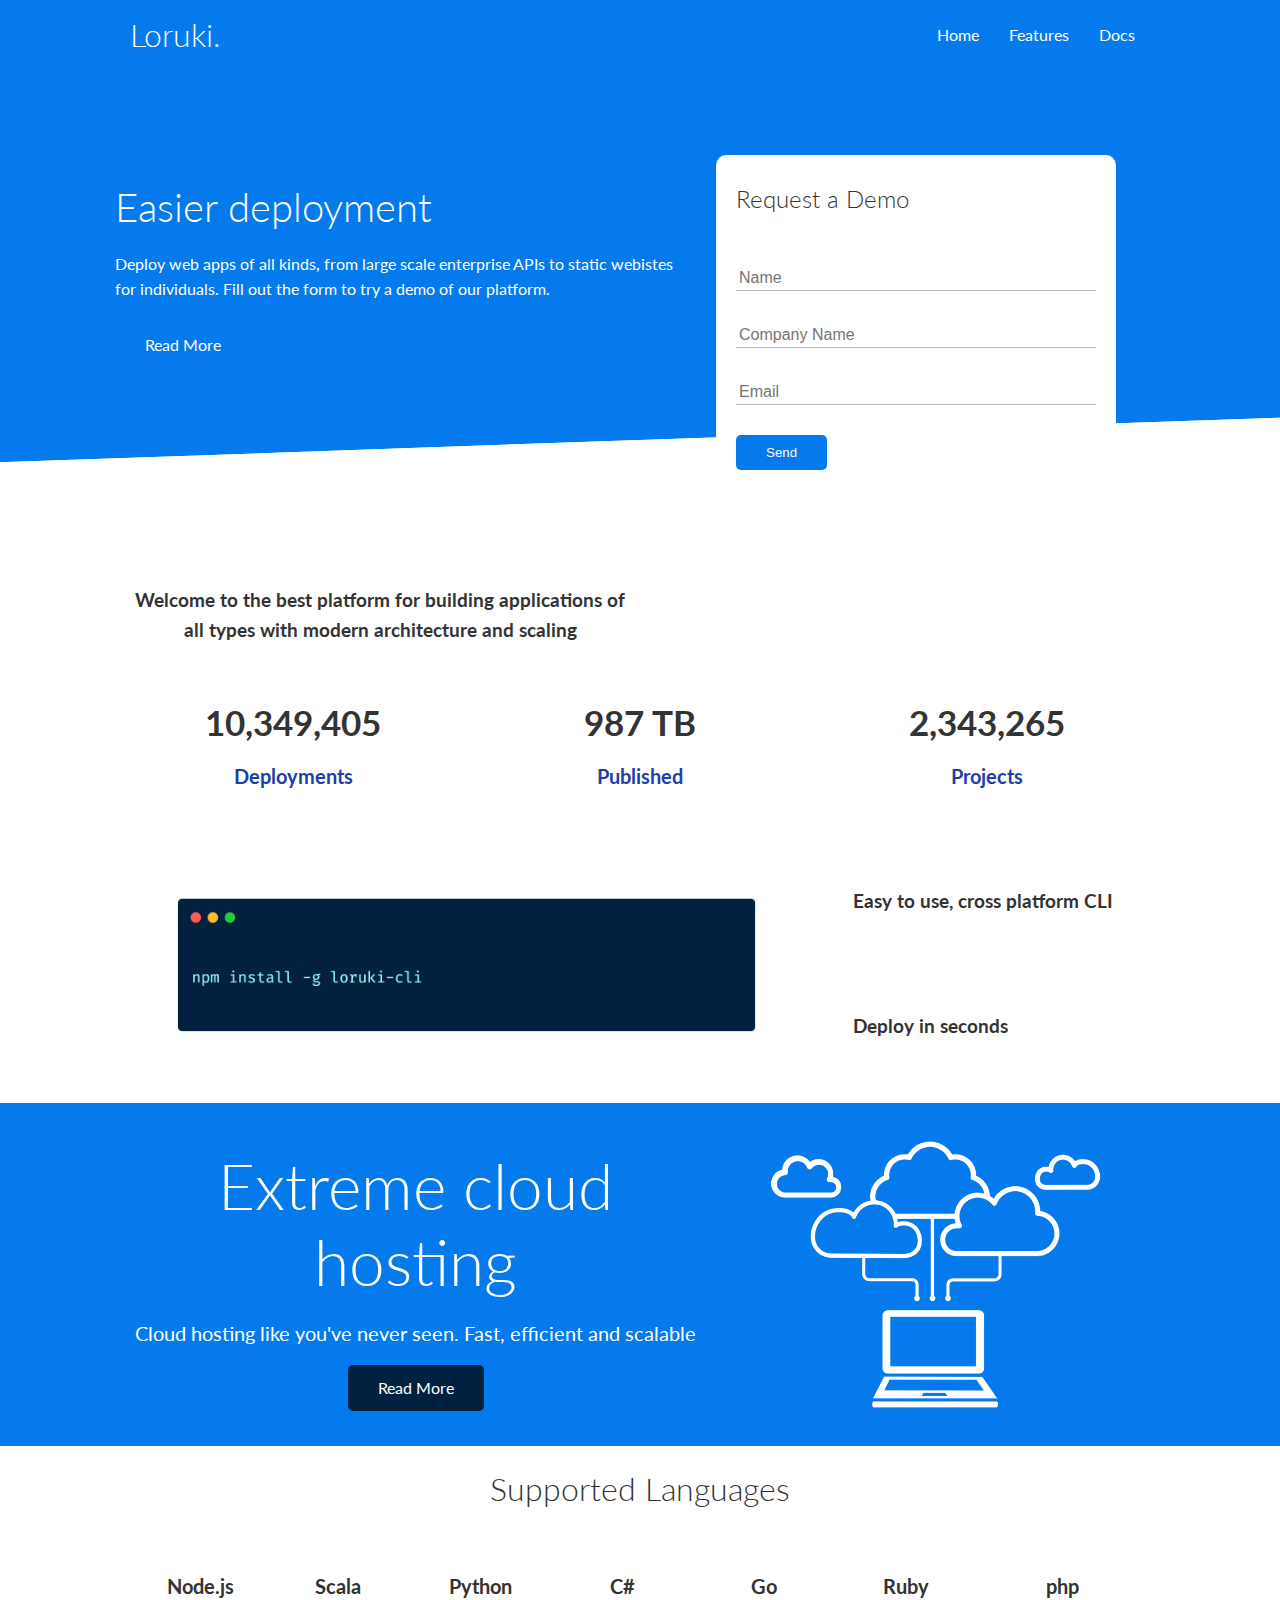
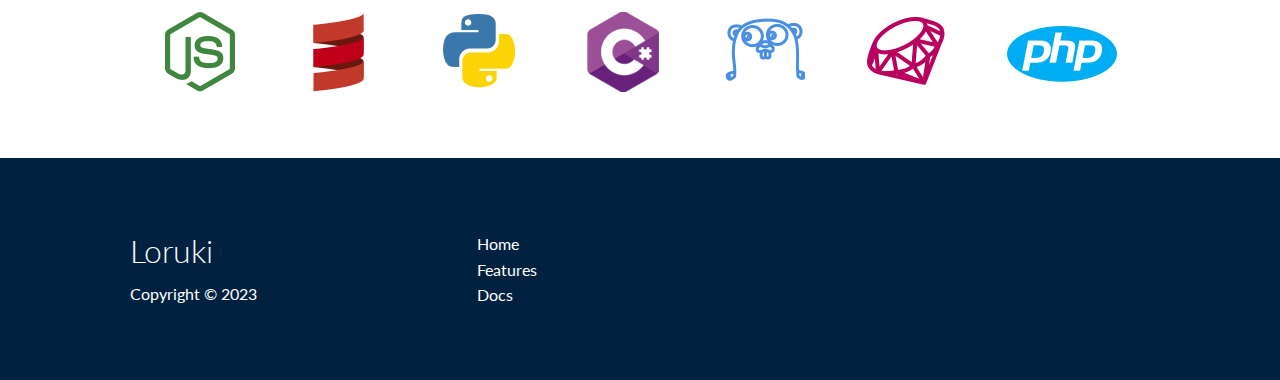
<file: index.html>
<!DOCTYPE html>
<html lang="en">
<head>
    <meta charset="UTF-8">
    <meta http-equiv="X-UA-Compatible" content="IE=edge">
    <meta name="viewport" content="width=device-width, initial-scale=1.0">
    <link rel="stylesheet" href="https://cdnjs.cloudflare.com/ajax/libs/font-awesome/6.4.0/css/all.min.css" integrity="sha512-iecdLmaskl7CVkqkXNQ/ZH/XLlvWZOJyj7Yy7tcenmpD1ypASozpmT/E0iPtmFIB46ZmdtAc9eNBvH0H/ZpiBw==" crossorigin="anonymous" referrerpolicy="no-referrer" />
    <link rel="stylesheet" href="css/style.css">
    <title>Loruki | Cloud hosting for everyone </title>
</head>
<body>

    <!-- Navbar -->
    <div class="navbar">
        <div class="container flex">
            <h1 class="logo">Loruki.</h1>
            <nav>
                <ul>
                    <li><a href="index.html">Home</a></li>
                    <li><a href="features.html">Features</a></li>
                    <li><a href="docs.html">Docs</a></li>
                </ul>
            </nav>
        </div>
    </div>

    <!-- Showcase -->
    <div class="showcase">
        <div class="container grid">
            <div class="showcase-text">
                <h1>Easier deployment</h1>
                <p>Deploy web apps of all kinds, from large scale enterprise APIs to static webistes for individuals. Fill out the form to try a demo of our platform.</p>
                <a href="features.html" class="btn btn-out line">Read More</a>
            </div>

            <div class="showcase-form card">
                <h2>Request a Demo</h2>
                <form name="contact" method="POST" netlify-honeypot="bot-field" data-netlify="true">
                    <input type="hidden" name="form-name" value="contact">
                    <p class="hidden">
                        <label>Don't fill this out if you are human: <input name="bot-field"/></label>
                    </p>
                    <div class="form-control">
                        <input type="text" name="name" placeholder="Name" required>
                    </div>
                    <div class="form-control">
                        <input type="text" name="company" placeholder="Company Name" required>
                    </div>
                    <div class="form-control">
                        <input type="email" name="email" placeholder="Email" required>
                    </div>
                    <input type="submit" value="Send" class="btn btn-primary">
                </form>
            </div>
        </div>
    </div>

    <!-- stats-->
    <section class="stats">
        <div class="container">
            <h3 class="stats-heading text-center my-1">
                Welcome to the best platform for building applications of all types with modern architecture and scaling
            </h3>

            <div class="grid grid-3 text-center my-4">
                <div>
                <i class="fas fa-server fa-3x"></i>
                <h3>10,349,405</h3>
                <p class="text-secondary">Deployments</p>
                </div>
                <div>
                <i class="fas fa-upload fa-3x"></i>
                <h3>987 TB</h3>
                <p class="text-secondary">Published</p>
                </div>
                <div>
                <i class="fas fa-project-diagram fa-3x"></i>
                <h3>2,343,265</h3>
                <p class="text-secondary">Projects</p>
                </div>
            </div>
        </div>
    </section>

    <!-- Cli -->
    <section class="cli">
        <div class="container grid">
            <img src="images/cli.png" alt="">
            <div class="card">
                <h3>Easy to use, cross platform CLI</h3>
            </div>
            <div class="card">
                <h3>Deploy in seconds</h3>
            </div>
        </div>
    </section>

    <!-- Cloud -->
    <section class="cloud bg-primary my-2 py-2">
        <div class="container grid">
            <div class="text-center">
                <h2 class="lg">Extreme cloud hosting</h2>
                <p class="lead my-1">Cloud hosting like you've never seen. Fast, efficient and scalable</p>
                <a href="features.html" class="btn btn-dark">Read More</a>
            </div>
            <img src="images/cloud.png" alt="">
        </div>
    </section>

    <!--Languages -->
    <section class="languages">
        <h2 class="md text-center my-2">Supported Languages</h2>
        <div class="container flex">
            <div class="card">
                <h4>Node.js</h4>
                <img src="images/logos/node.png" alt="">
            </div>
            <div class="card">
                <h4>Scala</h4>
                <img src="images/logos/scala.png" alt="">
            </div>
            <div class="card">
                <h4>Python</h4>
                <img src="images/logos/python.png" alt="">
            </div>
            <div class="card">
                <h4>C#</h4>
                <img src="images/logos/csharp.png" alt="">
            </div>
            <div class="card">
                <h4>Go</h4>
                <img src="images/logos/go.png" alt="">
            </div>
            <div class="card">
                <h4>Ruby</h4>
                <img src="images/logos/ruby.png" alt="">
            </div>
            <div class="card">
                <h4>php</h4>
                <img src="images/logos/php.png" alt="">
            </div>

        </div>
    </section>

    <!-- Footer -->
    <footer class="footer bg-dark py-5">
        <div class="container grid grid-3">
            <div>
                <h1>Loruki</h1>
                <p>Copyright &copy; 2023</p>
            </div>
            <nav>
                <ul>
                    <li><a href="index.html">Home</a></li>
                    <li><a href="features.html">Features</a></li>
                    <li><a href="docs.html">Docs</a></li>
                </ul>
            </nav>
            <div class="social">
                <a href="#"><i class="fab fa-github fa-2x"></i></a>
                <a href="#"><i class="fab fa-facebook fa-2x"></i></a>
                <a href="#"><i class="fab fa-instagram fa-2x"></i></a>
                <a href="#"><i class="fab fa-twitter fa-2x"></i></a>
                <a href="#"><i class="fab fa-whatsapp fa-2x"></i></a>
            </div>
        </div>
    </footer>
</body>
</html>
</file>
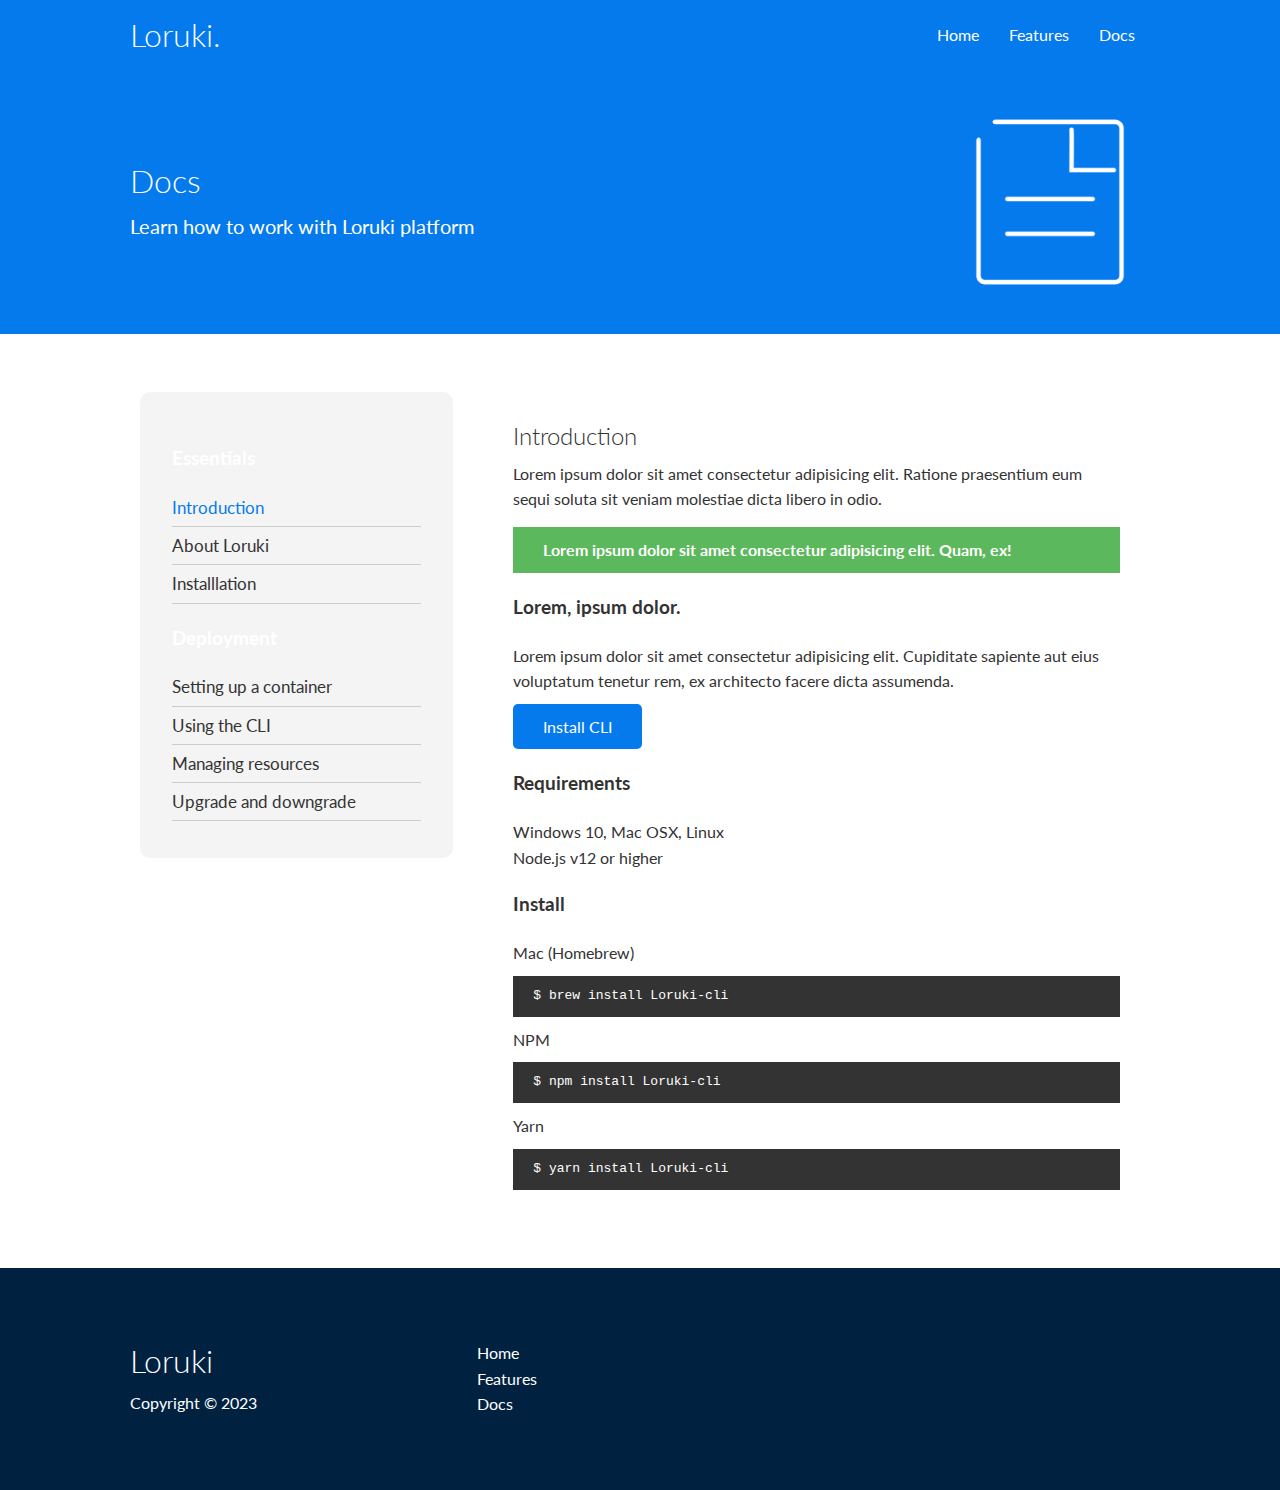
<file: docs.html>
<!DOCTYPE html>
<html lang="en">
<head>
    <meta charset="UTF-8">
    <meta http-equiv="X-UA-Compatible" content="IE=edge">
    <meta name="viewport" content="width=device-width, initial-scale=1.0">
    <link rel="stylesheet" href="https://cdnjs.cloudflare.com/ajax/libs/font-awesome/6.4.0/css/all.min.css" integrity="sha512-iecdLmaskl7CVkqkXNQ/ZH/XLlvWZOJyj7Yy7tcenmpD1ypASozpmT/E0iPtmFIB46ZmdtAc9eNBvH0H/ZpiBw==" crossorigin="anonymous" referrerpolicy="no-referrer" />
    <link rel="stylesheet" href="css/style.css">
    <title>Loruki | Cloud hosting for everyone </title>
</head>
<body>

    <!-- Navbar -->
    <div class="navbar">
        <div class="container flex">
            <h1 class="logo">Loruki.</h1>
            <nav>
                <ul>
                    <li><a href="index.html">Home</a></li>
                    <li><a href="features.html">Features</a></li>
                    <li><a href="docs.html">Docs</a></li>
                </ul>
            </nav>
        </div>
    </div>

    <!-- Head -->
    <section class="docs-head bg-primary py-3">
        <div class="container grid">
            <div>
                <h1 class="xl">Docs</h1>
                <p class="lead">Learn how to work with Loruki platform</p>
            </div>
            <img src="images/docs.png" alt="">
        </div>
    </section>

<!-- Docs main -->
<section class="docs-main my-4">
    <div class="container grid">
        <div class="card bg-light p-3">
            <h3 class="my-2">Essentials</h3>
            <nav>
                <ul>
                    <li><a class="text-primary" href="#">Introduction</a></li>
                    <li><a href="#">About Loruki</a></li>
                    <li><a href="#">Installlation</a></li>
                </ul>
            </nav>

            <h3 class="my-2">Deployment</h3>
            <nav>
                <ul>
                    <li><a href="#">Setting up a container</a></li>
                    <li><a href="#">Using the CLI</a></li>
                    <li><a href="#">Managing resources</a></li>
                    <li><a href="#">Upgrade and downgrade</a></li>
                </ul>
            </nav>
        </div>

        <div class="card">
            <h2>Introduction</h2>
            <p>Lorem ipsum dolor sit amet consectetur adipisicing elit. Ratione praesentium eum sequi soluta sit veniam molestiae dicta libero in odio.</p>
            <div class="alert alert-success">
                <i class="fas fa-info"></i> Lorem ipsum dolor sit amet consectetur adipisicing elit. Quam, ex!
            </div>
            <h3>Lorem, ipsum dolor.</h3>
            <p>Lorem ipsum dolor sit amet consectetur adipisicing elit. Cupiditate sapiente aut eius voluptatum tenetur rem, ex architecto facere dicta assumenda.</p>
            <a href="#" class="btn btn-primary">Install CLI</a>

            <h3>Requirements</h3>
            <ul>
                <li>Windows 10, Mac OSX, Linux</li>
                <li>Node.js v12 or higher</li>
            </ul>

            <h3>Install</h3>
            <p>Mac (Homebrew)</p>
            <pre><code>$ brew install Loruki-cli</code></pre>
            <p>NPM</p>
            <pre><code>$ npm install Loruki-cli</code></pre>
            <p>Yarn</p>
            <pre><code>$ yarn install Loruki-cli</code></pre>
        </div>
    </div>
</section>
    

    <!-- Footer -->
    <footer class="footer bg-dark py-5">
        <div class="container grid grid-3">
            <div>
                <h1>Loruki</h1>
                <p>Copyright &copy; 2023</p>
            </div>
            <nav>
                <ul>
                    <li><a href="index.html">Home</a></li>
                    <li><a href="features.html">Features</a></li>
                    <li><a href="docs.html">Docs</a></li>
                </ul>
            </nav>
            <div class="social">
                <a href="#"><i class="fab fa-github fa-2x"></i></a>
                <a href="#"><i class="fab fa-facebook fa-2x"></i></a>
                <a href="#"><i class="fab fa-instagram fa-2x"></i></a>
                <a href="#"><i class="fab fa-twitter fa-2x"></i></a>
                <a href="#"><i class="fab fa-whatsapp fa-2x"></i></a>
            </div>
        </div>
    </footer>
</body>
</html>
</file>
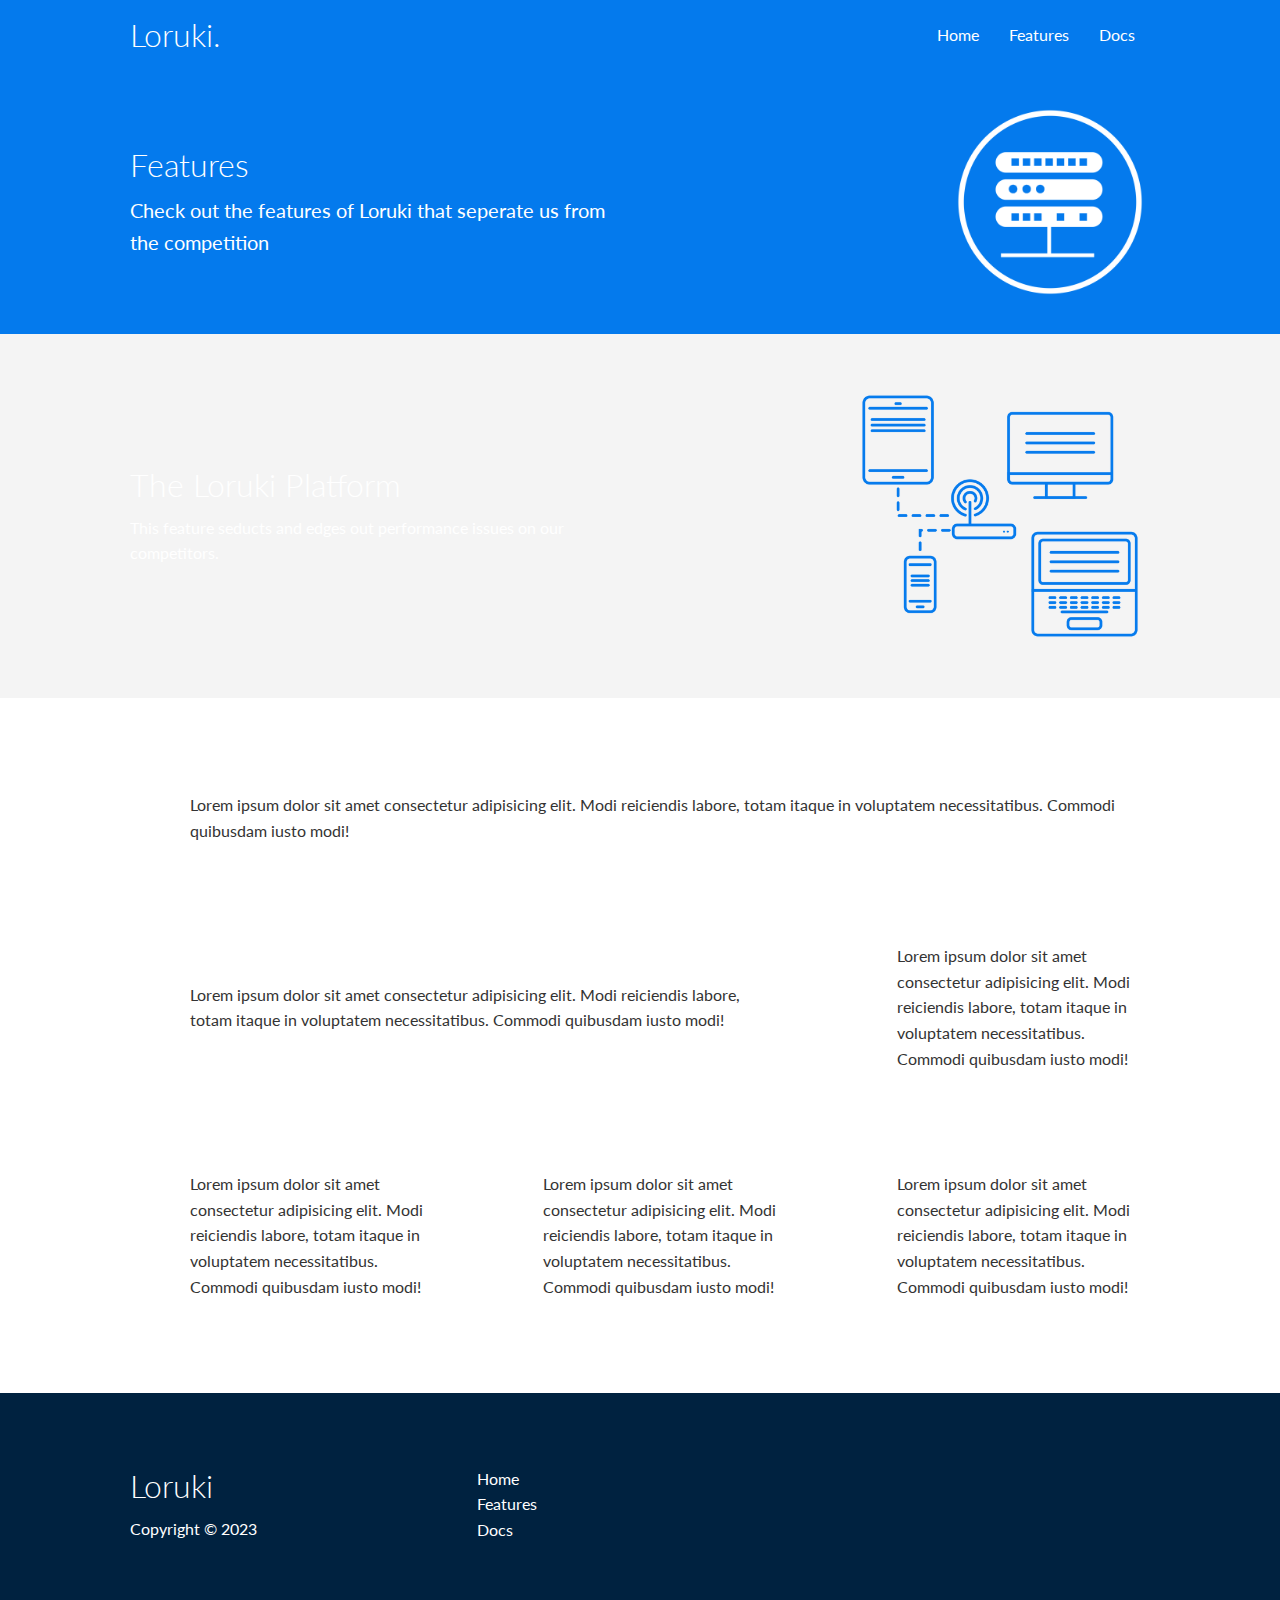
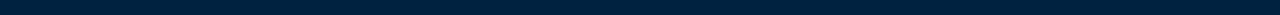
<file: features.html>
<!DOCTYPE html>
<html lang="en">
<head>
    <meta charset="UTF-8">
    <meta http-equiv="X-UA-Compatible" content="IE=edge">
    <meta name="viewport" content="width=device-width, initial-scale=1.0">
    <link rel="stylesheet" href="https://cdnjs.cloudflare.com/ajax/libs/font-awesome/6.4.0/css/all.min.css" integrity="sha512-iecdLmaskl7CVkqkXNQ/ZH/XLlvWZOJyj7Yy7tcenmpD1ypASozpmT/E0iPtmFIB46ZmdtAc9eNBvH0H/ZpiBw==" crossorigin="anonymous" referrerpolicy="no-referrer" />
    <link rel="stylesheet" href="css/style.css">
    <title>Loruki | Cloud hosting for everyone </title>
</head>
<body>

    <!-- Navbar -->
    <div class="navbar">
        <div class="container flex">
            <h1 class="logo">Loruki.</h1>
            <nav>
                <ul>
                    <li><a href="index.html">Home</a></li>
                    <li><a href="features.html">Features</a></li>
                    <li><a href="docs.html">Docs</a></li>
                </ul>
            </nav>
        </div>
    </div>

    <!-- Head -->
    <section class="features-head bg-primary py-3">
        <div class="container grid">
            <div>
                <h1 class="xl">Features</h1>
                <p class="lead">Check out the features of Loruki that seperate us from the competition</p>
            </div>
            <img src="images/server.png" alt="">
        </div>
    </section>


    <!-- Sub head -->
    <section class="features-sub-head bg-light py-3">
        <div class="container grid">
            <div>
                <h1 class="md">The Loruki Platform</h1>
                <p>This feature seducts and edges out performance issues on our competitors.</p>
            </div>
            <img src="images/server2.png" alt="">
        </div>
    </section>

    <section class="features-main my-2">
        <div class="container grid grid-3">
            <div class="card flex">
                <i class="fas fa-server fa-3x"></i>
                <p>Lorem ipsum dolor sit amet consectetur adipisicing elit. Modi reiciendis labore, totam itaque in voluptatem necessitatibus. Commodi quibusdam iusto modi!</p>
            </div>

            <div class="card flex">
                <i class="fas fa-database fa-3x"></i>
                <p>Lorem ipsum dolor sit amet consectetur adipisicing elit. Modi reiciendis labore, totam itaque in voluptatem necessitatibus. Commodi quibusdam iusto modi!</p>
            </div>

            <div class="card flex">
                <i class="fas fa-power-off fa-3x"></i>
                <p>Lorem ipsum dolor sit amet consectetur adipisicing elit. Modi reiciendis labore, totam itaque in voluptatem necessitatibus. Commodi quibusdam iusto modi!</p>
            </div>

            <div class="card flex">
                <i class="fas fa-upload fa-3x"></i>
                <p>Lorem ipsum dolor sit amet consectetur adipisicing elit. Modi reiciendis labore, totam itaque in voluptatem necessitatibus. Commodi quibusdam iusto modi!</p>
            </div>

            <div class="card flex">
                <i class="fas fa-laptop-code fa-3x"></i>
                <p>Lorem ipsum dolor sit amet consectetur adipisicing elit. Modi reiciendis labore, totam itaque in voluptatem necessitatibus. Commodi quibusdam iusto modi!</p>
            </div>

            <div class="card flex">
                <i class="fas fa-download fa-3x"></i>
                <p>Lorem ipsum dolor sit amet consectetur adipisicing elit. Modi reiciendis labore, totam itaque in voluptatem necessitatibus. Commodi quibusdam iusto modi!</p>
            </div>
        </div>
    </section>

    <!-- Footer -->
    <footer class="footer bg-dark py-5">
        <div class="container grid grid-3">
            <div>
                <h1>Loruki</h1>
                <p>Copyright &copy; 2023</p>
            </div>
            <nav>
                <ul>
                    <li><a href="index.html">Home</a></li>
                    <li><a href="features.html">Features</a></li>
                    <li><a href="docs.html">Docs</a></li>
                </ul>
            </nav>
            <div class="social">
                <a href="#"><i class="fab fa-github fa-2x"></i></a>
                <a href="#"><i class="fab fa-facebook fa-2x"></i></a>
                <a href="#"><i class="fab fa-instagram fa-2x"></i></a>
                <a href="#"><i class="fab fa-twitter fa-2x"></i></a>
                <a href="#"><i class="fab fa-whatsapp fa-2x"></i></a>
            </div>
        </div>
    </footer>
</body>
</html>
</file>
<file: css/style.css>
@import url('https://fonts.googleapis.com/css2?family=Lato:wght@300&display=swap');


:root {
    --primary-color: #047aed;
    --secondary-color: #1c3fa8;
    --dark-color: #002240;
    --light-color: #f4f4f4;
    --success-color: #5cb85c;
    --error-color: #d9534f;
}

* {
    box-sizing: border-box;
    padding: 0;
    margin: 0;
}

body {
    font-family:'Lato', sans-serif ;
    color: #333;
    line-height: 1.6;
}

ul {
    list-style-type: none;
}

a {
    text-decoration: none;
    color: #333;
}

h1, h2 {
    font-weight: 300;
    line-height: 1.2;
    margin: 10px 0;
}

p {
    margin: 10px 0;
}

img {
    width: 100%;
}

code, pre {
    background: #333;
    color: #fff;
    padding: 10px;
}

.hidden {
    visibility: hidden;
    height: 0;
}
/* navbar styling*/
.navbar {
    background-color: var(--primary-color);
    color: #fff;
    height: 70px;
}

.navbar ul {
    display: flex;
}

.navbar a {
    color: #fff;
    padding: 10px;
    margin: 0 5px;
}

.navbar a:hover {
    border-bottom: 2px #fff solid;
}

.navbar .flex {
    justify-content: space-between;
}

/* Showcase */
.showcase {
    height: 400px;
    background-color: var(--primary-color);
    color: #fff;
    position: relative;
}

.showcase h1 {
    font-size: 40px;
}

.showcase p {
    margin: 20px 0;
}

.showcase .grid {
    overflow: visible;
    grid-template-columns: 55% 45%;
    gap: 30px;
}

.showcase-text {
    animation: slideInFromLeft 1s ease-in;
}
.showcase-form {
    position: relative;
    top: 60px;
    height: 350px;
    width: 400px;
    padding: 40px;
    z-index: 100;
    animation: slideInFromRight 1s ease-in;

}

.showcase-form .form-control {
    margin: 30px 0;
}

.showcase-form input[type='text'], 
.showcase-form input[type='email'] {
    border: 0;
    border-bottom: 1px solid #b4becb;
    width: 100%;
    padding: 3px;
    font-size: 16px;
}

.showcase-form input:focus {
    outline: none;
}

.showcase::before,
.showcase::after {
    content: '';
    position: absolute;
    height: 100px;
    bottom: -70px;
    right: 0;
    left: 0;
    background: white;
    transform: skewY(-2deg);
    -webkit-transform: skewY(-2deg);
    -moz-transform: skewY(-2deg);
    -ms-transform: skewY(-2deg);
}

/* Stats */
.stats {
    padding-top: 100px;
    animation: slideInFromBottom 1s ease-in;

}

.stats-heading {
    max-width: 500px;
    margin: auto;
}

.stats .grid h3 {
    font-size: 35px;
}

.stats .grid p {
    font-size: 20px;
    font-weight: bold;
}

/* Cli */

.cli .grid {
    grid-template-columns: repeat(3, 1fr);
    grid-template-rows: repeat(2, 1fr);
}

.cli .grid > *:first-child {
    grid-column: 1 / span 2;
    grid-row: 1 / span 2;
}

/* Cloud */
.cloud .grid {
    grid-template-columns: 4fr 3fr;

}

/* Languages */
.languages .flex {
    flex-wrap: wrap;
}

.languages .card {
    text-align: center;
    margin: 18px 10px 40px;
    transition: transform 0.2s;
}

.languages .card h4 {
    font-size: 20px;
    margin-bottom: 10px;
}

.languages .card:hover {
    transform: translateY(-15px);
}

/* Features */
.features-head img,
.docs-head img{
    width: 200px;
    justify-self: flex-end;
}

.features-sub-head img {
    width: 300px;
    justify-self: flex-end;
}

.features-main .card > i{
    margin: 20px;
}

.features-main .grid {
    padding: 30px;
}

.features-main .grid > *:first-child {
    grid-column: 1 / span 3;
}

.features-main .grid > *:nth-child(2) {
    grid-column: 1 / span 2;
}

/* Docs */
.docs-main h3 {
    margin: 20px 0;
}

.docs-main .grid {
    grid-template-columns: 1fr 2fr;
    align-items: flex-start;
}

.docs-main nav li {
    font-size: 17px;
    padding-bottom: 5px;
    margin-bottom: 5px;
    border-bottom: 1px #ccc solid;
}

.docs-main a:hover {
    font-weight: bold;
}


/* Footer */
.footer .social a {
    margin: 0 10px;
}


/* Animations */
@keyframes slidInFromLeft {
    0% {
        transform: translateX(-100%);
    }

    100% {
        transform: translateX(0);
    }
}

@keyframes slidInFromRight {
    0% {
        transform: translateX(100%);
    }

    100% {
        transform: translateX(0);
    }
}

@keyframes slidInFromTop {
    0% {
        transform: translateY(-100%);
    }

    100% {
        transform: translateX(0);
    }
}

@keyframes slidInFromBottom {
    0% {
        transform: translateY(100%);
    }

    100% {
        transform: translateX(0);
    }
}

/* Tablets and under */
@media(max-width: 768px){
    .grid, 
    .showcase .grid,
    .stats .grid,
    .cli .grid,
    .cloud .grid,
    .features-main .grid,
    .docs-main .grid {
        grid-template-columns: 1fr;
        grid-template-rows: 1fr;
    }

    .showcase-text {
        text-align: center;
        margin-top: 40px;
    }

    .showcase-form {
        justify-self: center;
        margin: auto;
    }

    .cli .grid >*:first-child {
        grid-column: 1;
        grid-row: 1;
    }

    .features-head,
    .features-sub-head,
    .docs-head {
        text-align: center;
    }

    .features-head img,
    .features-sub-head img,
    .docs-head img {
        justify-self: center;
    }
    .features-main .grid >*:first-child,
    .features-main .grid >*:nth-child(2) {
        grid-column: 1;
    }
}
/* Mobile  */
@media(max-width: 500px){
    .navbar{
        height: 110px;
    }

    .navbar .flex {
        flex-direction: column;
    }

    .navbar ul {
        padding: 10px;
        background-color: rgba(0, 0, 0, 0.1);
    }

    .showcase {
        height: auto;
    }

    .showcase-text {
        text-align: center;
        margin-top: 40px;
    }

    .showcase-form {
        justify-self: center;
        margin: auto;
    }

    .cli .grid >*:first-child {
        grid-column: 1;
        grid-row: 1;
    }
}

/* utilities */
.container {
    max-width: 1100px;
    margin: 0 auto;
    overflow: auto;
    padding: 0 40px;
}

.card {
    background-color: #fff;
    color: #333;
    border-radius: 10px;
    box-shadow: 0 3px 10px rgba (0,0,0,0.2);
    padding: 20px;
    margin: 10px;
}

.btn {
    display: inline-block;
    padding: 10px 30px;
    cursor: pointer;
    background-color: var(--primary-color);
    color: #fff;
    border: none;
    border-radius: 5px;
}

.btn-outline {
    background-color: transparent;
    border: 1px #fff;
}

.btn:hover {
    transform: scale(0.98);
}

/* Background and coloured buttons */
.bg-primary,
.btn-primary {
    background-color: var(--primary-color);
    color: #fff;
}

.bg-secondary,
.btn-secondary {
    background-color: var(--secondary-color);
    color: #fff;
}

.bg-dark,
.btn-dark {
    background-color: var(--dark-color);
    color: #fff;
}

.bg-light,
.btn-light {
    background-color: var(--light-color);
    color: #fff;
}

.bg-primary a,
.btn-primary a,
.bg-secondary a,
.btn-secondary a,
.bg-dark a,
.btn-dark a {
    color: #fff;
}


/* Text colors */
.text-primary {
    color: var(--primary-color);
}

.text-secondary {
    color: var(--secondary-color);
}

.text-dark {
    color: var(--dark-color);
}

.text-light {
    color: var(--light-color);
}


/* Text sizes */
.lead {
    font-size: 20px;
}

.sm {
    font-size: 1rem;
}

.md {
    font-size: 2rem;
}

.lg {
    font-size: 4rem;
}


.text-center {
    text-align: center;
}


/* Alert */
.alert {
    background-color: var(--light-color);
    padding: 10px 20px;
    font-weight: bold;
    margin: 15px 0;
}

.alert i {
    margin-right: 10px;
}

.alert-success {
    background-color: var(--success-color);
    color: #fff;
}

.alert-error {
    background-color: var(--error-color);
    color: #fff;
}
.flex {
    display: flex;
    justify-content: center;
    align-items: center;
    height: 100%;
}

.grid {
    display: grid;
    grid-template-columns: repeat(2, 1fr);
    gap: 20px;
    justify-content: center;
    align-items: center;
    height: 100%;
}

.grid-3 {
    grid-template-columns: repeat(3, 1fr);
}

/* Margin */
.my-1 {
    margin: 1rem 0;
}

.my-2 {
    margin: 1.5rem 0;
}

.my-3 {
    margin: 2rem 0;
}

.my-4 {
    margin: 3rem 0;
}

.my-5 {
    margin: 4rem 0;
}

.m-1 {
    margin: 1rem;
}

.m-2 {
    margin: 1.5rem;
}

.m-3 {
    margin: 2rem;
}

.m-4 {
    margin: 3rem;
}

.m-5 {
    margin: 4rem;
}

/* Padding */
.py-1 {
    padding: 1rem;
}

.py-2 {
    padding: 1.5rem;
}

.py-3 {
    padding: 2rem;
}

.py-4 {
    padding: 3rem;
}

.py-5 {
    padding: 4rem;
}

.p-1 {
    padding: 1rem;
}

.p-2 {
    padding: 1.5rem;
}

.p-3 {
    padding: 2rem;
}

.p-4 {
    padding: 3rem;
}

.p-5 {
    padding: 4rem;
}
</file>
